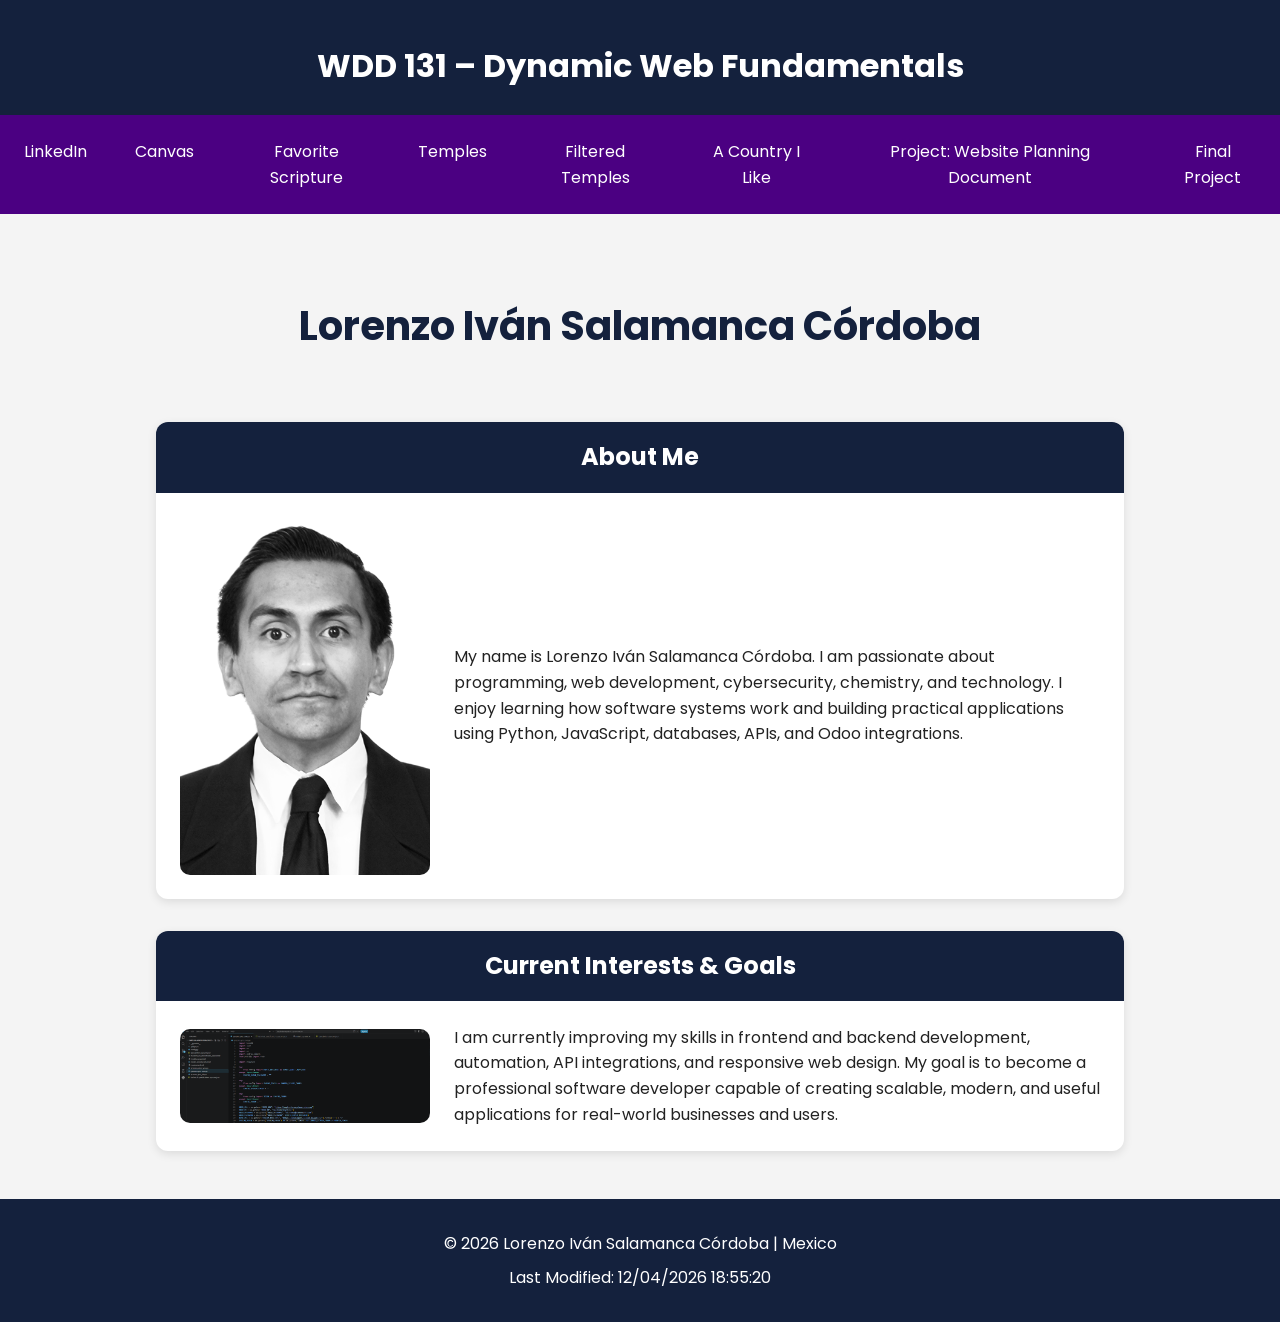
<file: index.html>
<!DOCTYPE html>
<html lang="en">
<head>
    <meta charset="UTF-8" />
    <meta name="viewport" content="width=device-width, initial-scale=1.0" />

    <title>WDD 131 – Dynamic Web Fundamentals – Lorenzo Iván Salamanca Córdoba</title>

    <meta
        name="description"
        content="WDD 131 – Dynamic Web Fundamentals. Home page for Lorenzo Iván Salamanca Córdoba featuring web development, programming, technology, and academic projects."
    />

    <meta
        name="author"
        content="Lorenzo Iván Salamanca Córdoba"
    />

    <link rel="stylesheet" href="styles/base.css" />
    
    <link rel="preconnect" href="https://fonts.googleapis.com">
    <link rel="preconnect" href="https://fonts.gstatic.com" crossorigin>
    <link rel="icon" href="https://www.svgrepo.com/show/398142/purple-circle.svg" type="image/svg+xml">

    <link href="https://fonts.googleapis.com/css2?family=Poppins:wght@300;400;600;700&display=swap" rel="stylesheet">

    <script src="scripts/getdates.js" defer></script>
    <script src="scripts/navbar.js" defer></script>
</head>

<body>

    <header>
        <span id="course-title">
            WDD 131 – Dynamic Web Fundamentals
        </span>
        <button id="menu" title="Menu"></button>
        <nav>
            <ul class="navigation">
                <li><a href="https://www.linkedin.com/in/lorenzo-iván-salamanca-córdoba-935813367" target="_blank">
                    LinkedIn
                </a></li>

                <li><a href="https://byupw.instructure.com/" target="_blank">
                    Canvas
                </a></li>

                <li><a href="https://www.churchofjesuschrist.org/study/scriptures/bofm/1-ne/3?lang=eng&id=p7#p7" target="_blank">
                    Favorite Scripture
                </a></li>

                <li><a href="temples.html">
                    Temples
                </a></li>

                <li><a href="filtered-temples.html">
                    Filtered Temples
                </a></li>

                <li><a href="place.html">
                    A Country I Like
                </a></li>

                <li><a href="project/siteplan.html">
                    Project: Website Planning Document
                </a></li>

                <li><a href="project/index.html">
                    Final Project
                </a></li>
            </ul>
        </nav>
    </header>

    <main>

        <h1>Lorenzo Iván Salamanca Córdoba</h1>

        <section class="card">

            <h2>About Me</h2>

            <div class="card-content">

                <img src="images/profile.png" alt="Profile picture of Lorenzo Salamanca">

                <p>
                    My name is Lorenzo Iván Salamanca Córdoba. I am passionate about
                    programming, web development, cybersecurity, chemistry, and technology.
                    I enjoy learning how software systems work and building practical
                    applications using Python, JavaScript, databases, APIs, and Odoo
                    integrations.
                </p>

            </div>

        </section>

        <section class="card">

            <h2>Current Interests & Goals</h2>

            <div class="card-content">

                <img src="images/coding.png" alt="Programming and web development">

                <p>
                    I am currently improving my skills in frontend and backend development,
                    automation, API integrations, and responsive web design. My goal is to
                    become a professional software developer capable of creating scalable,
                    modern, and useful applications for real-world businesses and users.
                </p>

            </div>

        </section>

    </main>

    <footer>

        <p>
            &copy;
            <span id="currentyear"></span>
            Lorenzo Iván Salamanca Córdoba | Mexico
        </p>

        <p id="lastModified"></p>

    </footer>

</body>
</html>
</file>
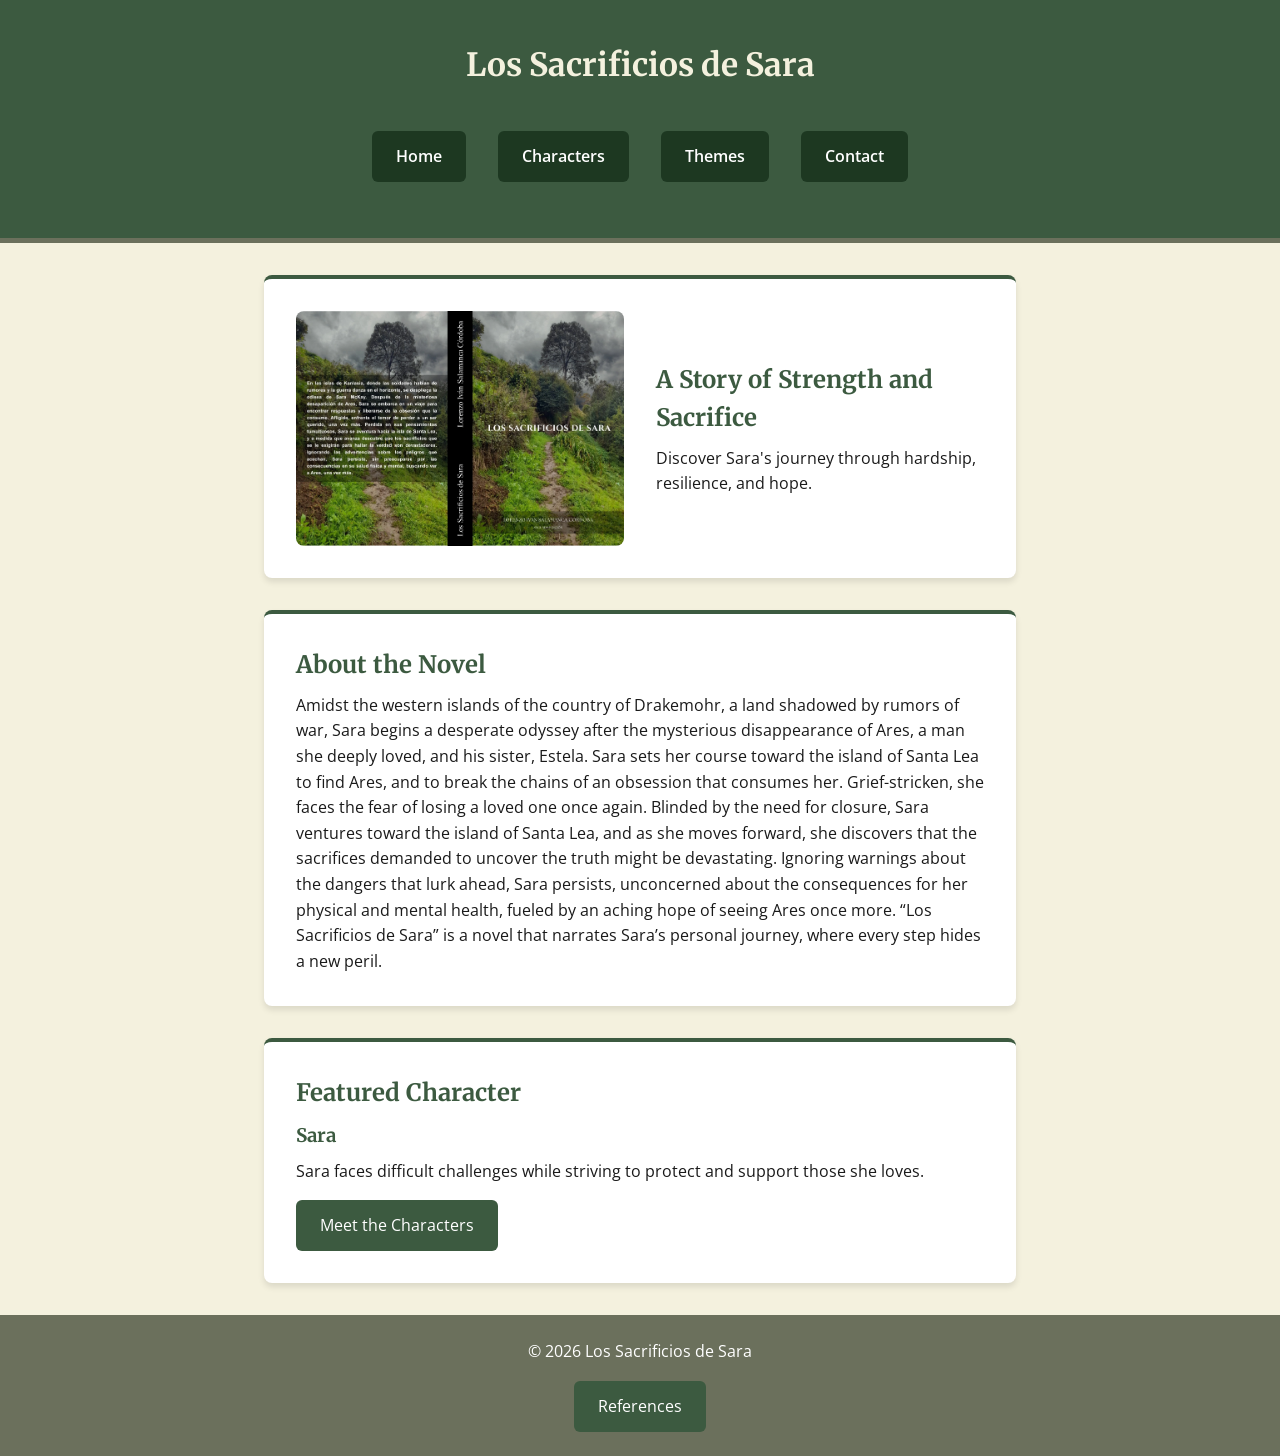
<file: project/index.html>
<!DOCTYPE html>
<html lang="en">
<head>
    <meta charset="UTF-8">
    <meta
        name="viewport"
        content="width=device-width, initial-scale=1.0">
    <meta
        name="description"
        content="Discover Los Sacrificios de Sara, a novel about sacrifice, family, resilience, and hope.">
    <title>Los Sacrificios de Sara | Home</title>
    <link rel="preconnect" href="https://fonts.googleapis.com">
    <link rel="preconnect" href="https://fonts.gstatic.com" crossorigin>

    <link
        href="https://fonts.googleapis.com/css2?family=Merriweather:wght@400;700&family=Open+Sans:wght@400;600&display=swap"
        rel="stylesheet">
    <link rel="stylesheet" href="styles/styles.css">
    <script src="scripts/main.js" defer></script>
</head>

<body>

<header>
    <h1>Los Sacrificios de Sara</h1>

    <nav>
        <ul class="navigation">
            <li><a href="index.html">Home</a></li>
            <li><a href="characters.html">Characters</a></li>
            <li><a href="themes.html">Themes</a></li>
            <li><a href="contact.html">Contact</a></li>
        </ul>
    </nav>
</header>

<main>

<section class="hero">
    <img
        src="images/LSdS_softcover.webp"
        alt="Cover of Los Sacrificios de Sara">

    <div class="hero-content">

        <h2>A Story of Strength and Sacrifice</h2>

        <p>
            Discover Sara's journey through hardship,
            resilience, and hope.
        </p>
    </div>
</section>

<section>
    <h2>About the Novel</h2>

    <p>
        Amidst the western islands of the country of Drakemohr, a land shadowed by rumors of war, Sara begins a desperate odyssey after the mysterious disappearance of Ares, a man she deeply loved, and his sister, Estela. Sara sets her course toward the island of Santa Lea to find Ares, and to break the chains of an obsession that consumes her. Grief-stricken, she faces the fear of losing a loved one once again. Blinded by the need for closure, Sara ventures toward the island of Santa Lea, and as she moves forward, she discovers that the sacrifices demanded to uncover the truth might be devastating. Ignoring warnings about the dangers that lurk ahead, Sara persists, unconcerned about the consequences for her physical and mental health, fueled by an aching hope of seeing Ares once more. “Los Sacrificios de Sara” is a novel that narrates Sara’s personal journey, where every step hides a new peril.
    </p>
</section>

<section>
    <h2>Featured Character</h2>

    <article>
        <h3>Sara</h3>

        <p>
            Sara faces difficult challenges while striving to
            protect and support those she loves.
        </p>

        <a class="btn" href="characters.html">Meet the Characters</a>
    </article>
</section>

</main>

<footer>
    <p>
        &copy;
        <span id="currentYear"></span>
        Los Sacrificios de Sara
    </p>

    <a href="references.html">References</a>
</footer>

</body>
</html>
</file>
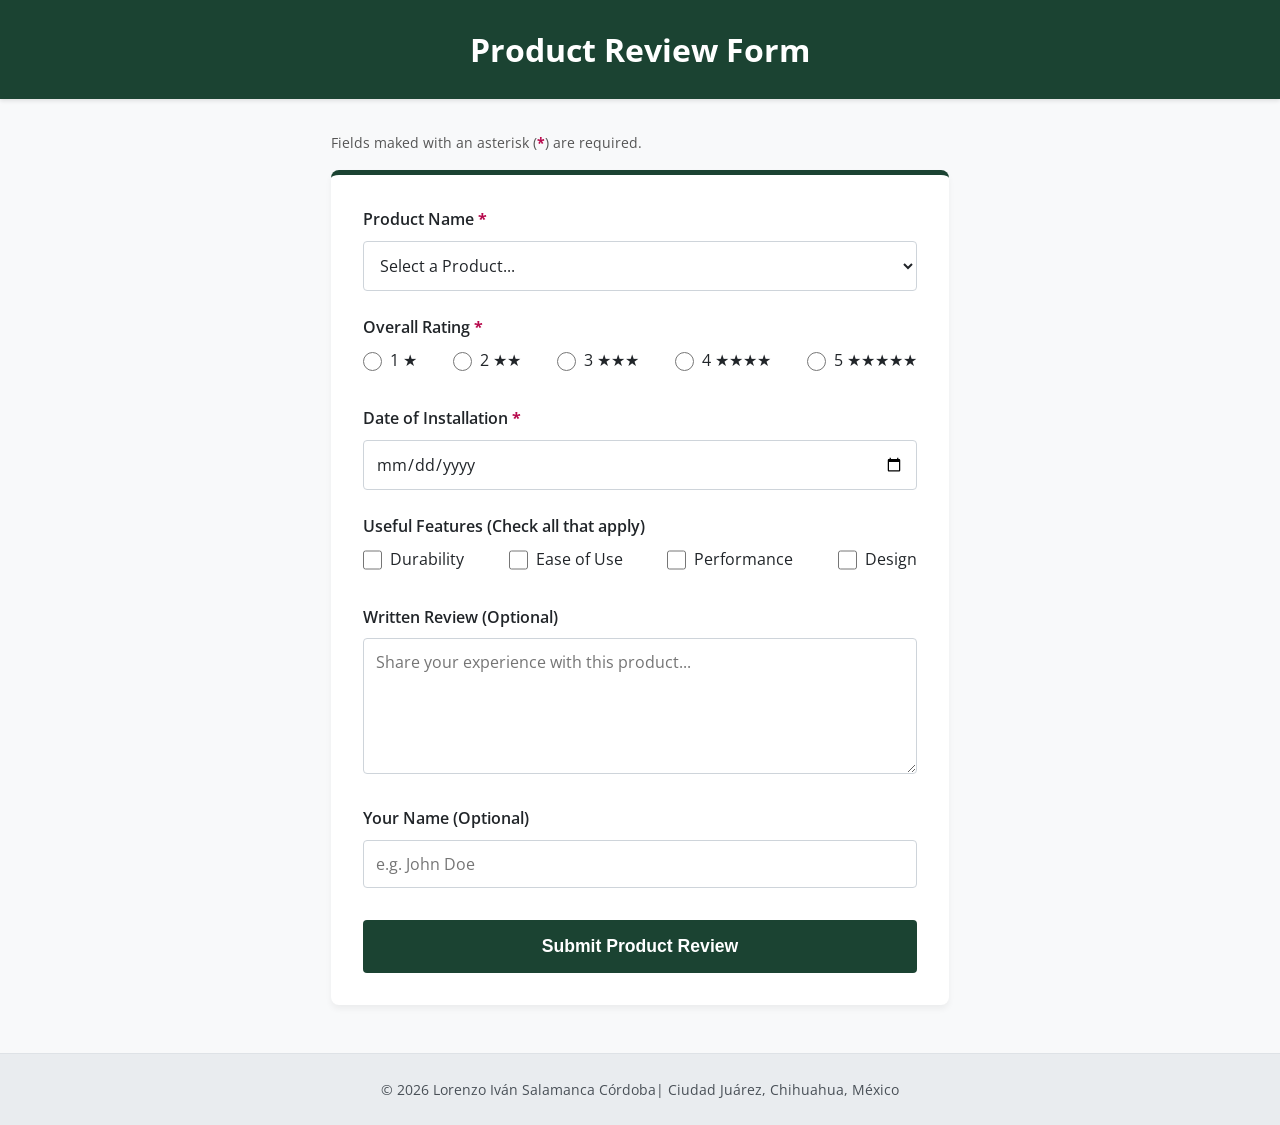
<file: form.html>
<!DOCTYPE html>
<html lang="en">
<head>
    <meta charset="UTF-8">
    <meta name="viewport" content="width=device-width, initial-scale=1.0">
    <title>Product Review Form</title>
    <meta name="description" content="Product review form assignment for WDD 131, allowing users to rate and review specific products.">
    <meta name="author" content="Lorenzo Iván Salamanca Córdoba">
    <link rel="preconnect" href="https://fonts.googleapis.com">
    <link rel="preconnect" href="https://fonts.gstatic.com" crossorigin>
    <link href="https://fonts.googleapis.com/css2?family=Open+Sans:wght@400;500;600;700&display=swap" rel="stylesheet">
    <link rel="stylesheet" href="styles/form.css">
    <script src="scripts/form.js" defer></script>
</head>
<body>
    <header>
        <h1>Product Review Form</h1>
    </header>

    <main>
        <p class="form-instructions">Fields maked with an asterisk (<span class="required-indicator">*</span>) are required.</p>

        <form method="get" action="review.html">
            <div class="form-group">
                <label for="product-id">Product Name <span class="required-indicator">*</span></label>
                <select id="product-id" name="product-id" required>
                    <option value="" disabled selected>Select a Product...</option>
                </select>
            </div>
            <fieldset class="form-group">
                <legend>Overall Rating <span class="required-indicator">*</span></legend>
                <div class="rating-container">
                    <label class="rating-label">
                        <input type="radio" name="rating" value="1" required>
                        <span class="star-text">1 ★</span>
                    </label>
                    <label class="rating-label">
                        <input type="radio" name="rating" value="2">
                        <span class="star-text">2 ★★</span>
                    </label>
                    <label class="rating-label">
                        <input type="radio" name="rating" value="3">
                        <span class="star-text">3 ★★★</span>
                    </label>
                    <label class="rating-label">
                        <input type="radio" name="rating" value="4">
                        <span class="star-text">4 ★★★★</span>
                    </label>
                    <label class="rating-label">
                        <input type="radio" name="rating" value="5">
                        <span class="star-text">5 ★★★★★</span>
                    </label>
                </div>
            </fieldset>

            <div class="form-group">
                <label for="installation-date">Date of Installation <span class="required-indicator">*</span></label>
                <input type="date" id="installation-date" name="installationDate" required>
            </div>

            <fieldset class="form-group">
                <legend>Useful Features (Check all that apply)</legend>
                <div class="checkbox-container">
                    <label class="checkbox-label">
                        <input type="checkbox" name="features" value="durability">
                        Durability
                    </label>
                    <label class="checkbox-label">
                        <input type="checkbox" name="features" value="ease-of-use">
                        Ease of Use
                    </label>
                    <label class="checkbox-label">
                        <input type="checkbox" name="features" value="performance">
                        Performance
                    </label>
                    <label class="checkbox-label">
                        <input type="checkbox" name="features" value="design">
                        Design
                    </label>
                </div>
            </fieldset>

            <div class="form-group">
                <label for="written-review">Written Review (Optional)</label>
                <textarea id="written-review" name="writtenReview" rows="5" placeholder="Share your experience with this product..."></textarea>
            </div>

            <div class="form-group">
                <label for="user-name">Your Name (Optional)</label>
                <input type="text" id="user-name" name="userName" placeholder="e.g. John Doe">
            </div>

            <input type="submit" value="Submit Product Review" class="submit-btn">
        </form>
    </main>

    <footer>
        <p>&copy;
            <span id="currentyear"></span>
            Lorenzo Iván Salamanca Córdoba| Ciudad Juárez, Chihuahua, México</p>
    </footer>
</body>
</html>
</file>
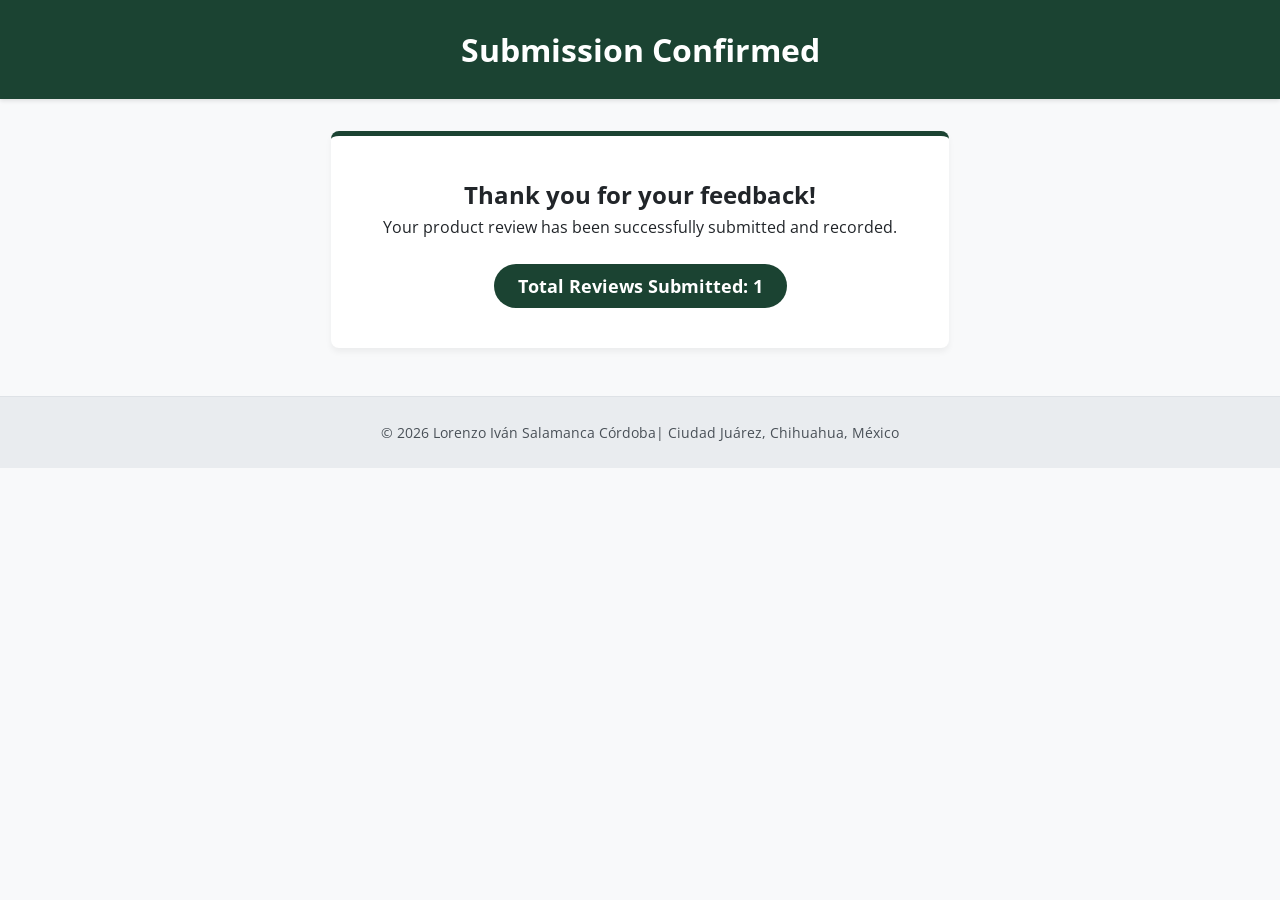
<file: review.html>
<!DOCTYPE html>
<html lang="en">
<head>
    <meta charset="UTF-8">
    <meta name="viewport" content="width=device-width, initial-scale=1.0">
    <title>Review Confirmation</title>
    <link rel="preconnect" href="https://fonts.googleapis.com">
    <link rel="preconnect" href="https://fonts.gstatic.com" crossorigin>
    <link href="https://fonts.googleapis.com/css2?family=Open+Sans:wght@400;600;700&display=swap" rel="stylesheet">
    <link rel="stylesheet" href="styles/form.css">
    <style>
        .confirmation-card {
            background-color: white;
            padding: 2.5rem;
            border-radius: 8px;
            text-align: center;
            box-shadow: 0 4px 6px rgba(0,0,0,0.05);
            border-top: 5px solid var(--primary-color);
        }
        .counter-badge {
            display: inline-block;
            margin-top: 1.5rem;
            padding: 0.5rem 1.5rem;
            background-color: var(--primary-color);
            color: white;
            border-radius: 50px;
            font-weight: bold;
            font-size: 1.1rem;
        }
    </style>
</head>
<body>
    <header>
        <h1>Submission Confirmed</h1>
    </header>

    <main>
        <div class="confirmation-card">
            <h2>Thank you for your feedback!</h2>
            <p>Your product review has been successfully submitted and recorded.</p>
            
            <div id="review-counter-display" class="counter-badge">
                Total Reviews Submitted: <span id="counter-value">0</span>
            </div>
        </div>
    </main>
    <footer>
    <p>&copy;
        <span id="currentyear"></span>
        Lorenzo Iván Salamanca Córdoba| Ciudad Juárez, Chihuahua, México</p>
    </footer>
    <script>
        const year = new Date().getFullYear();
        
        document.getElementById("currentyear").textContent = year;
        document.addEventListener("DOMContentLoaded", () => {
            let reviewCount = parseInt(localStorage.getItem("reviewCount")) || 0;
            reviewCount++;
            localStorage.setItem("reviewCount", reviewCount);
            document.getElementById("counter-value").textContent = reviewCount;
        });
    </script>
</body>
</html>
</file>
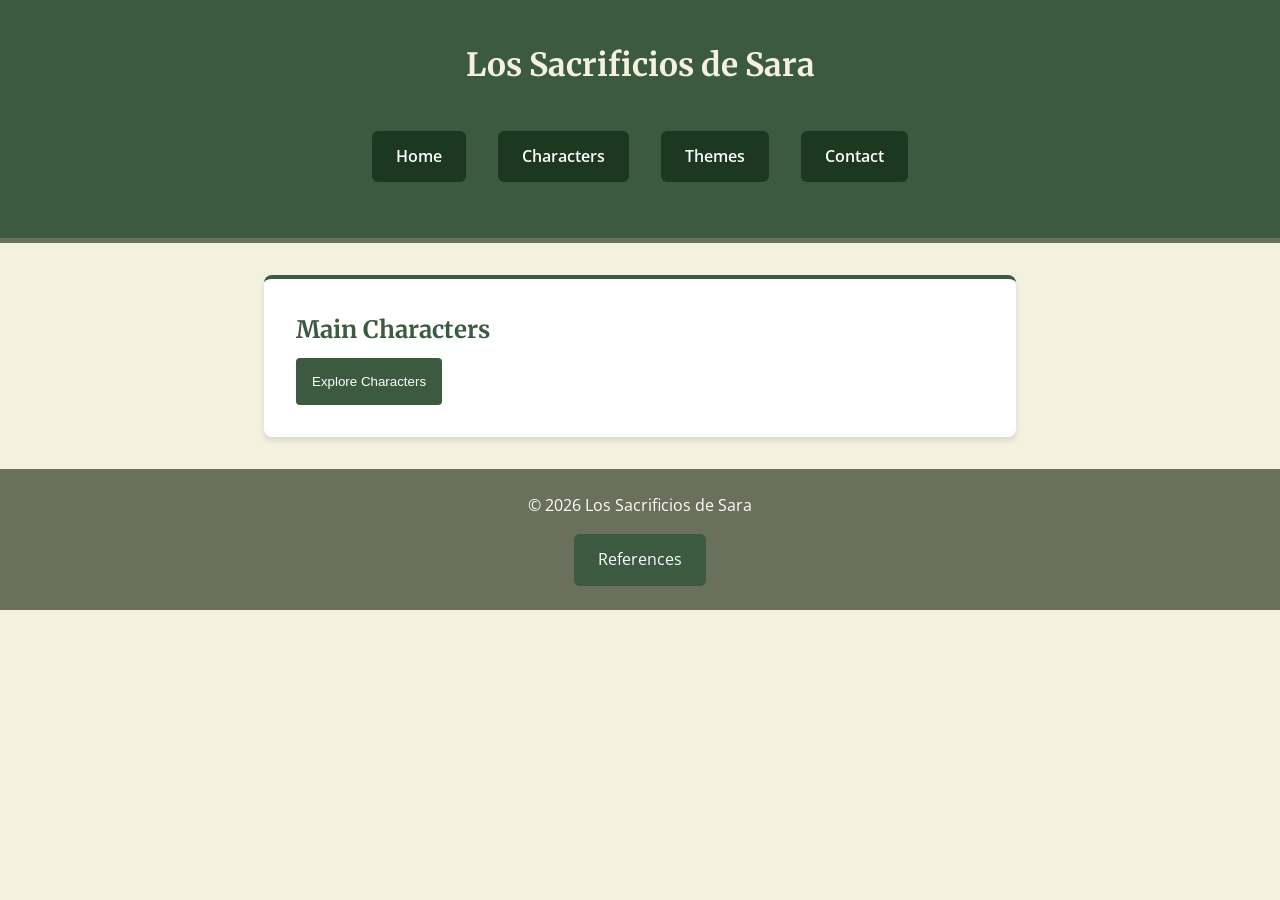
<file: project/characters.html>
<!DOCTYPE html>
<html lang="en">
<head>
    <meta charset="UTF-8">
    <meta
        name="viewport"
        content="width=device-width, initial-scale=1.0">
    <meta
        name="description"
        content="Meet the main characters of Los Sacrificios de Sara.">

    <title>Characters</title>
    <link rel="preconnect" href="https://fonts.googleapis.com">
    <link rel="preconnect" href="https://fonts.gstatic.com" crossorigin>

    <link
        href="https://fonts.googleapis.com/css2?family=Merriweather:wght@400;700&family=Open+Sans:wght@400;600&display=swap"
        rel="stylesheet">
    <link rel="stylesheet" href="styles/styles.css">
    <script src="scripts/main.js" defer></script>
</head>

<body>

<header>
    <h1>Los Sacrificios de Sara</h1>

    <nav>
        <ul class="navigation">
            <li><a href="index.html">Home</a></li>
            <li><a href="characters.html">Characters</a></li>
            <li><a href="themes.html">Themes</a></li>
            <li><a href="contact.html">Contact</a></li>
        </ul>
    </nav>
</header>

<main>

<section>
    <h2>Main Characters</h2>

    <button id="showCharacters">
        Explore Characters
    </button>

    <div id="charactersContainer" class="card-grid"></div>
    
</section>

</main>

<footer>
    <p>
        &copy;
        <span id="currentYear"></span>
        Los Sacrificios de Sara
    </p>
    <a href="references.html">References</a>
</footer>

</body>
</html>
</file>
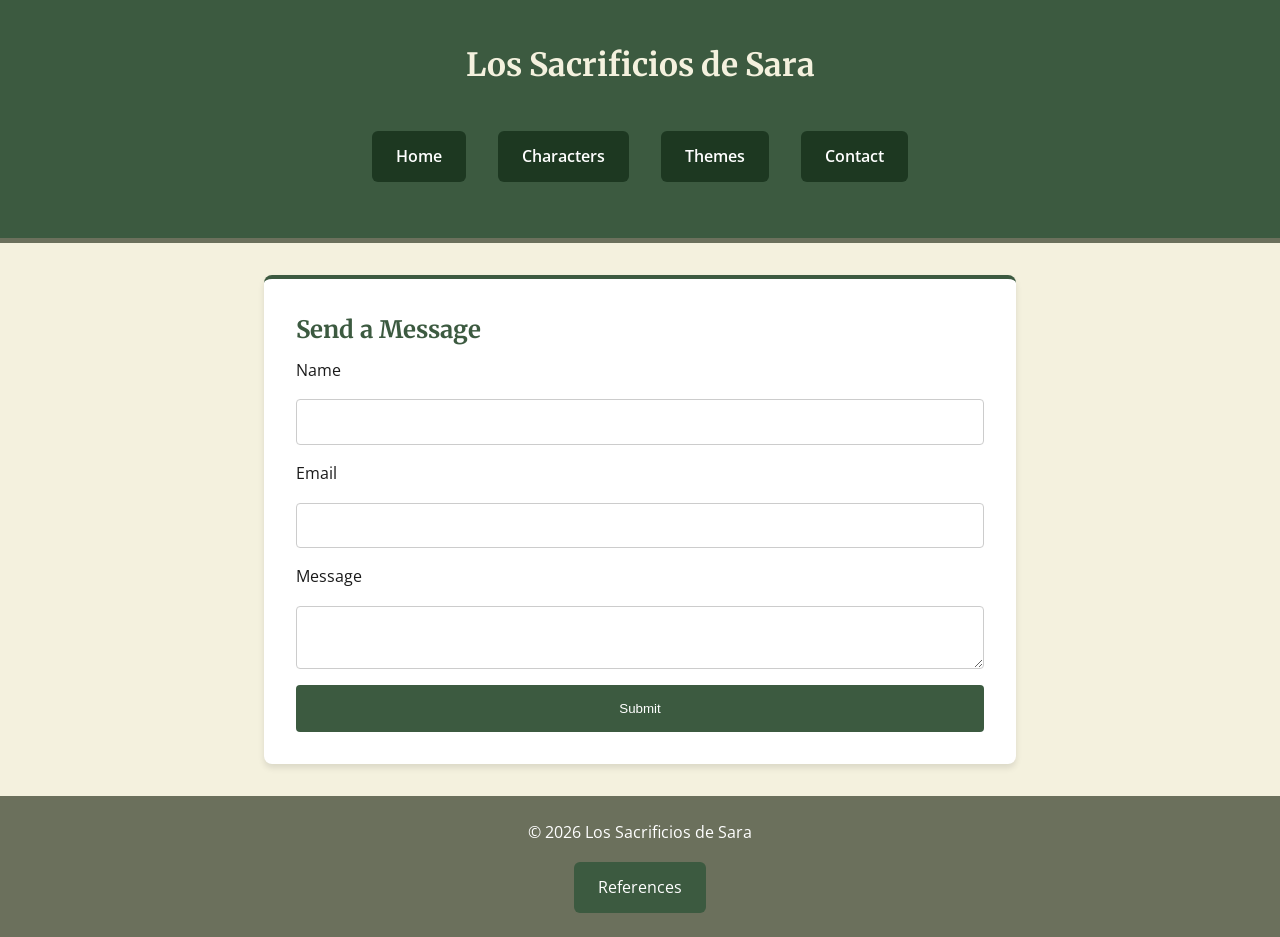
<file: project/contact.html>
<!DOCTYPE html>
<html lang="en">
<head>
    <meta charset="UTF-8">

    <meta
        name="viewport"
        content="width=device-width, initial-scale=1.0">

    <meta
        name="description"
        content="Contact us about Los Sacrificios de Sara.">

    <title>Contact</title>
    <link rel="preconnect" href="https://fonts.googleapis.com">
    <link rel="preconnect" href="https://fonts.gstatic.com" crossorigin>

    <link
        href="https://fonts.googleapis.com/css2?family=Merriweather:wght@400;700&family=Open+Sans:wght@400;600&display=swap"
        rel="stylesheet">
    <link rel="stylesheet" href="styles/styles.css">
    <script src="scripts/main.js" defer></script>
</head>

<body>

<header>
    <h1>Los Sacrificios de Sara</h1>

    <nav>
        <ul class="navigation">
            <li><a href="index.html">Home</a></li>
            <li><a href="characters.html">Characters</a></li>
            <li><a href="themes.html">Themes</a></li>
            <li><a href="contact.html">Contact</a></li>
        </ul>
    </nav>
</header>

<main>

<section>

    <h2>Send a Message</h2>

    <form id="contactForm">

        <label for="name">
            Name
        </label>

        <input
            type="text"
            id="name"
            name="name"
            required>

        <label for="email">
            Email
        </label>

        <input
            type="email"
            id="email"
            name="email"
            required>

        <label for="message">
            Message
        </label>

        <textarea
            id="message"
            name="message"
            required></textarea>

        <button type="submit">
            Submit
        </button>

    </form>

    <p id="confirmation"></p>

</section>

</main>

<footer>
    <p>
        &copy;
        <span id="currentYear"></span>
        Los Sacrificios de Sara
    </p>
    <a href="references.html">References</a>
</footer>

</body>
</html>
</file>
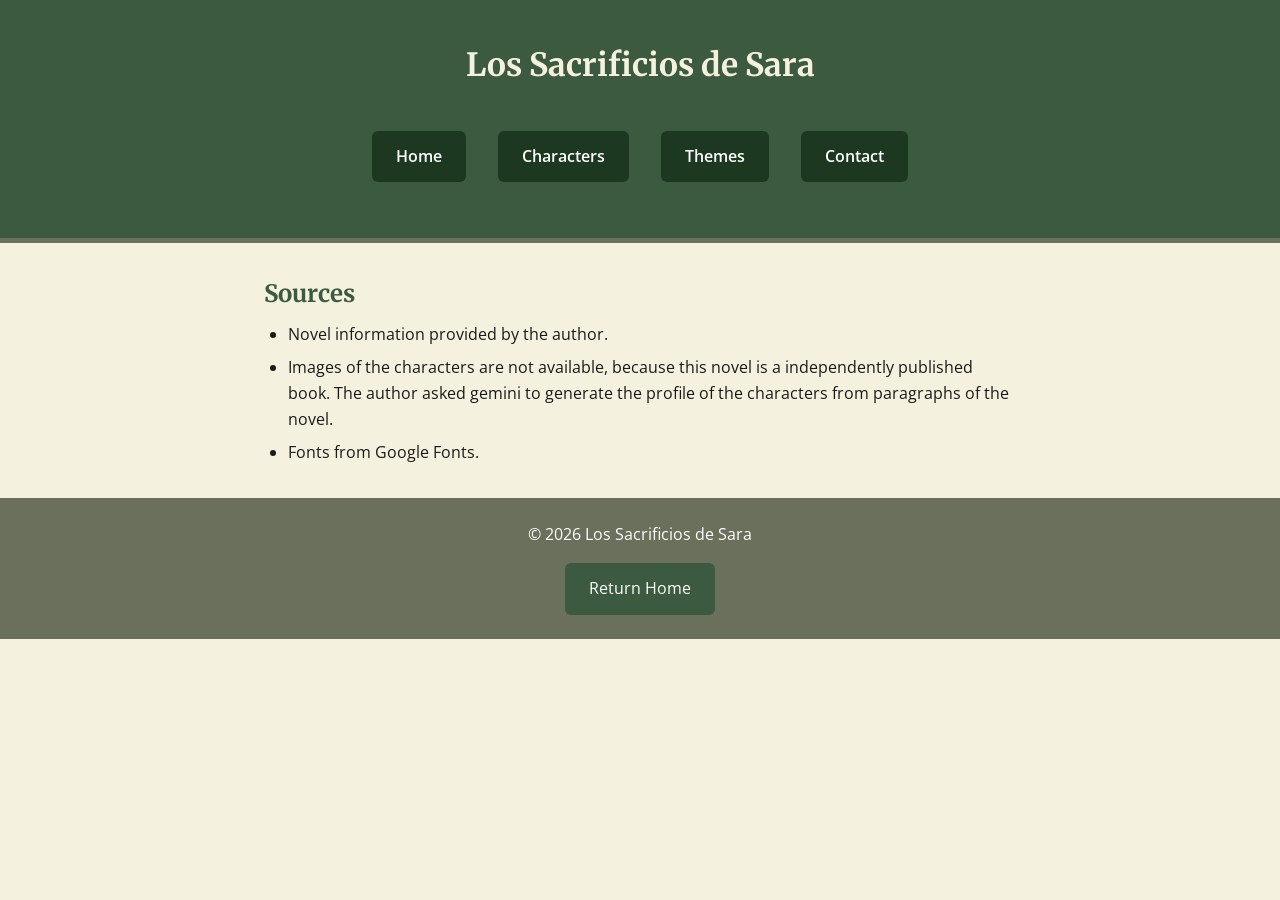
<file: project/references.html>
<!DOCTYPE html>
<html lang="en">
<head>
    <meta charset="UTF-8">

    <meta
        name="viewport"
        content="width=device-width, initial-scale=1.0">

    <title>References</title>
    <link rel="preconnect" href="https://fonts.googleapis.com">
    <link rel="preconnect" href="https://fonts.gstatic.com" crossorigin>

    <link
        href="https://fonts.googleapis.com/css2?family=Merriweather:wght@400;700&family=Open+Sans:wght@400;600&display=swap"
        rel="stylesheet">
    <link rel="stylesheet" href="styles/styles.css">
    <script src="scripts/main.js" defer></script>
</head>

<body>

<header>
    <h1>Los Sacrificios de Sara</h1>

    <nav>
        <ul class="navigation">
            <li><a href="index.html">Home</a></li>
            <li><a href="characters.html">Characters</a></li>
            <li><a href="themes.html">Themes</a></li>
            <li><a href="contact.html">Contact</a></li>
        </ul>
    </nav>
</header>

<main>

<h2>Sources</h2>

<ul>
    <li>Novel information provided by the author.</li>
    <li>Images of the characters are not available, because this novel is a independently published book. The author asked gemini to generate the profile of the characters from paragraphs of the novel.</li>
    <li>Fonts from Google Fonts.</li>
</ul>

</main>

<footer>
    <p>
        &copy;
        <span id="currentYear"></span>
        Los Sacrificios de Sara
    </p>
    <a id="return_home_btn" href="index.html">Return Home</a>
</footer>

</body>
</html>
</file>
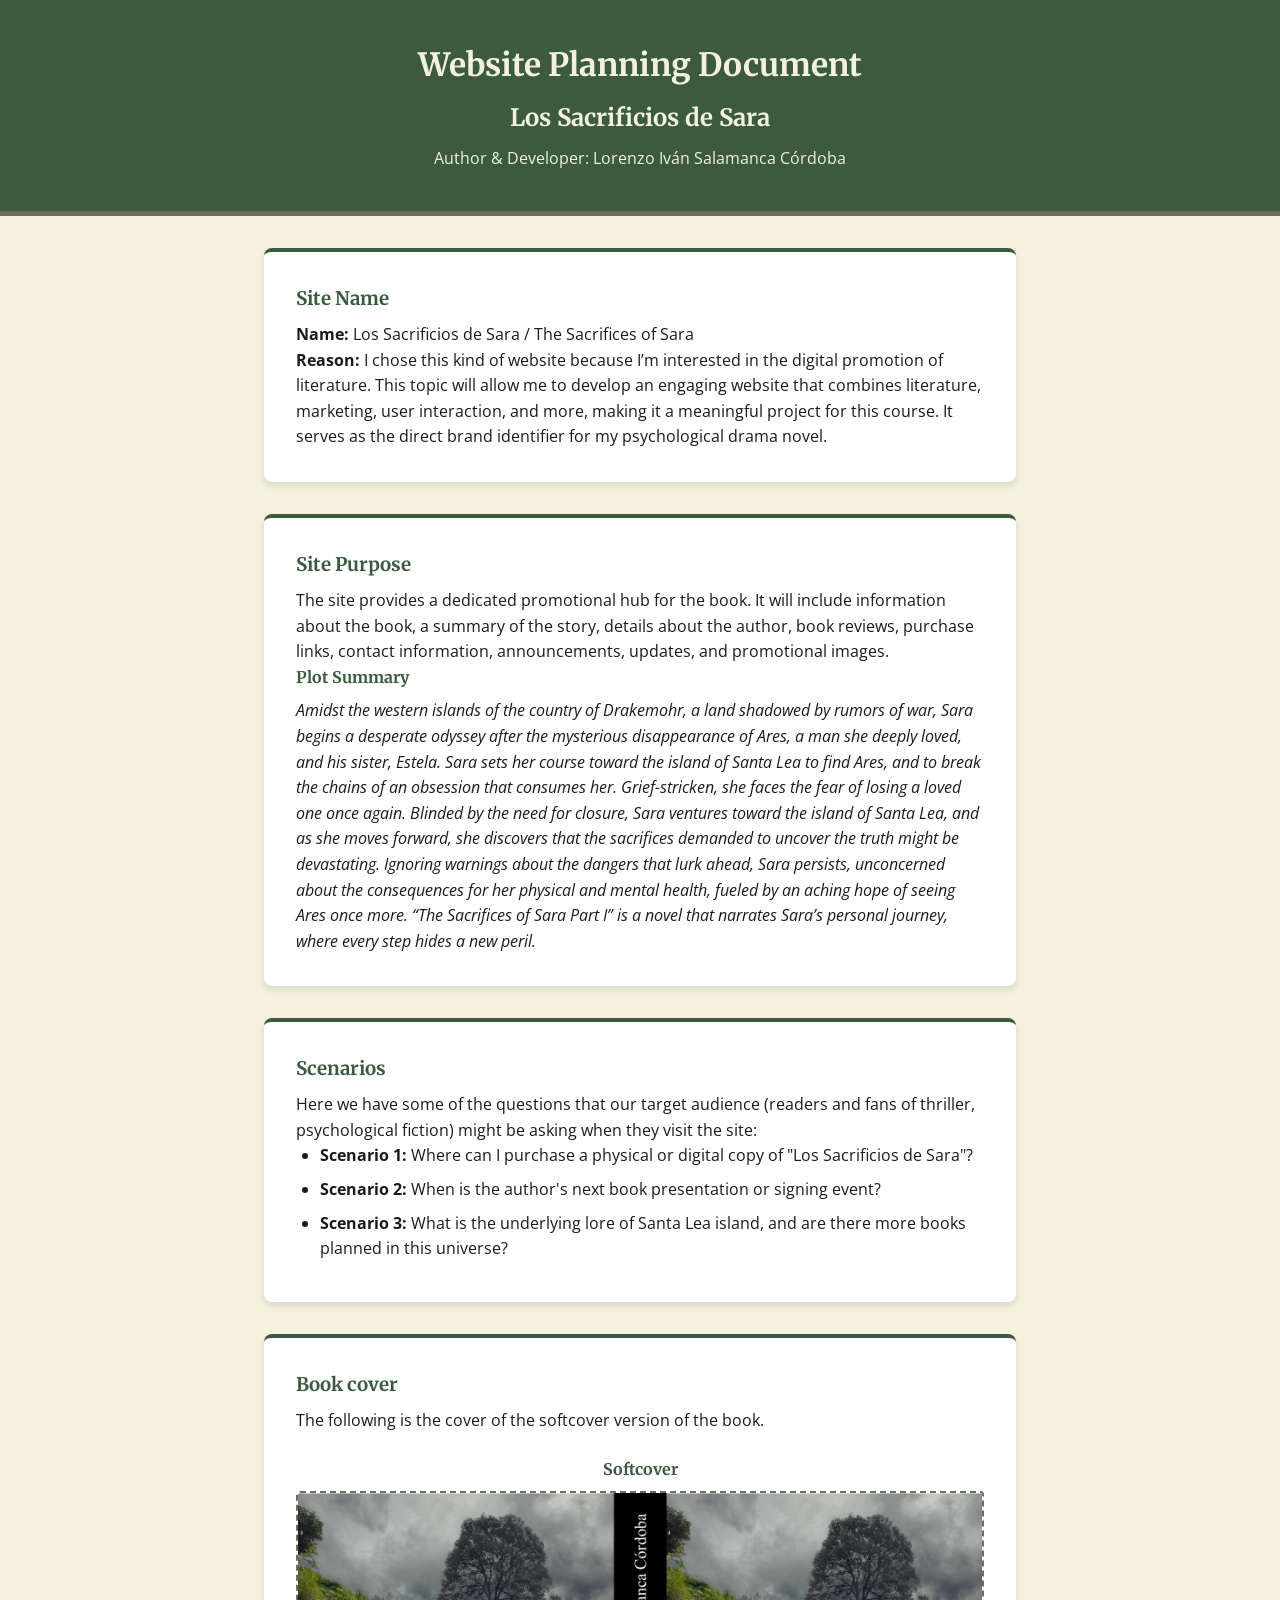
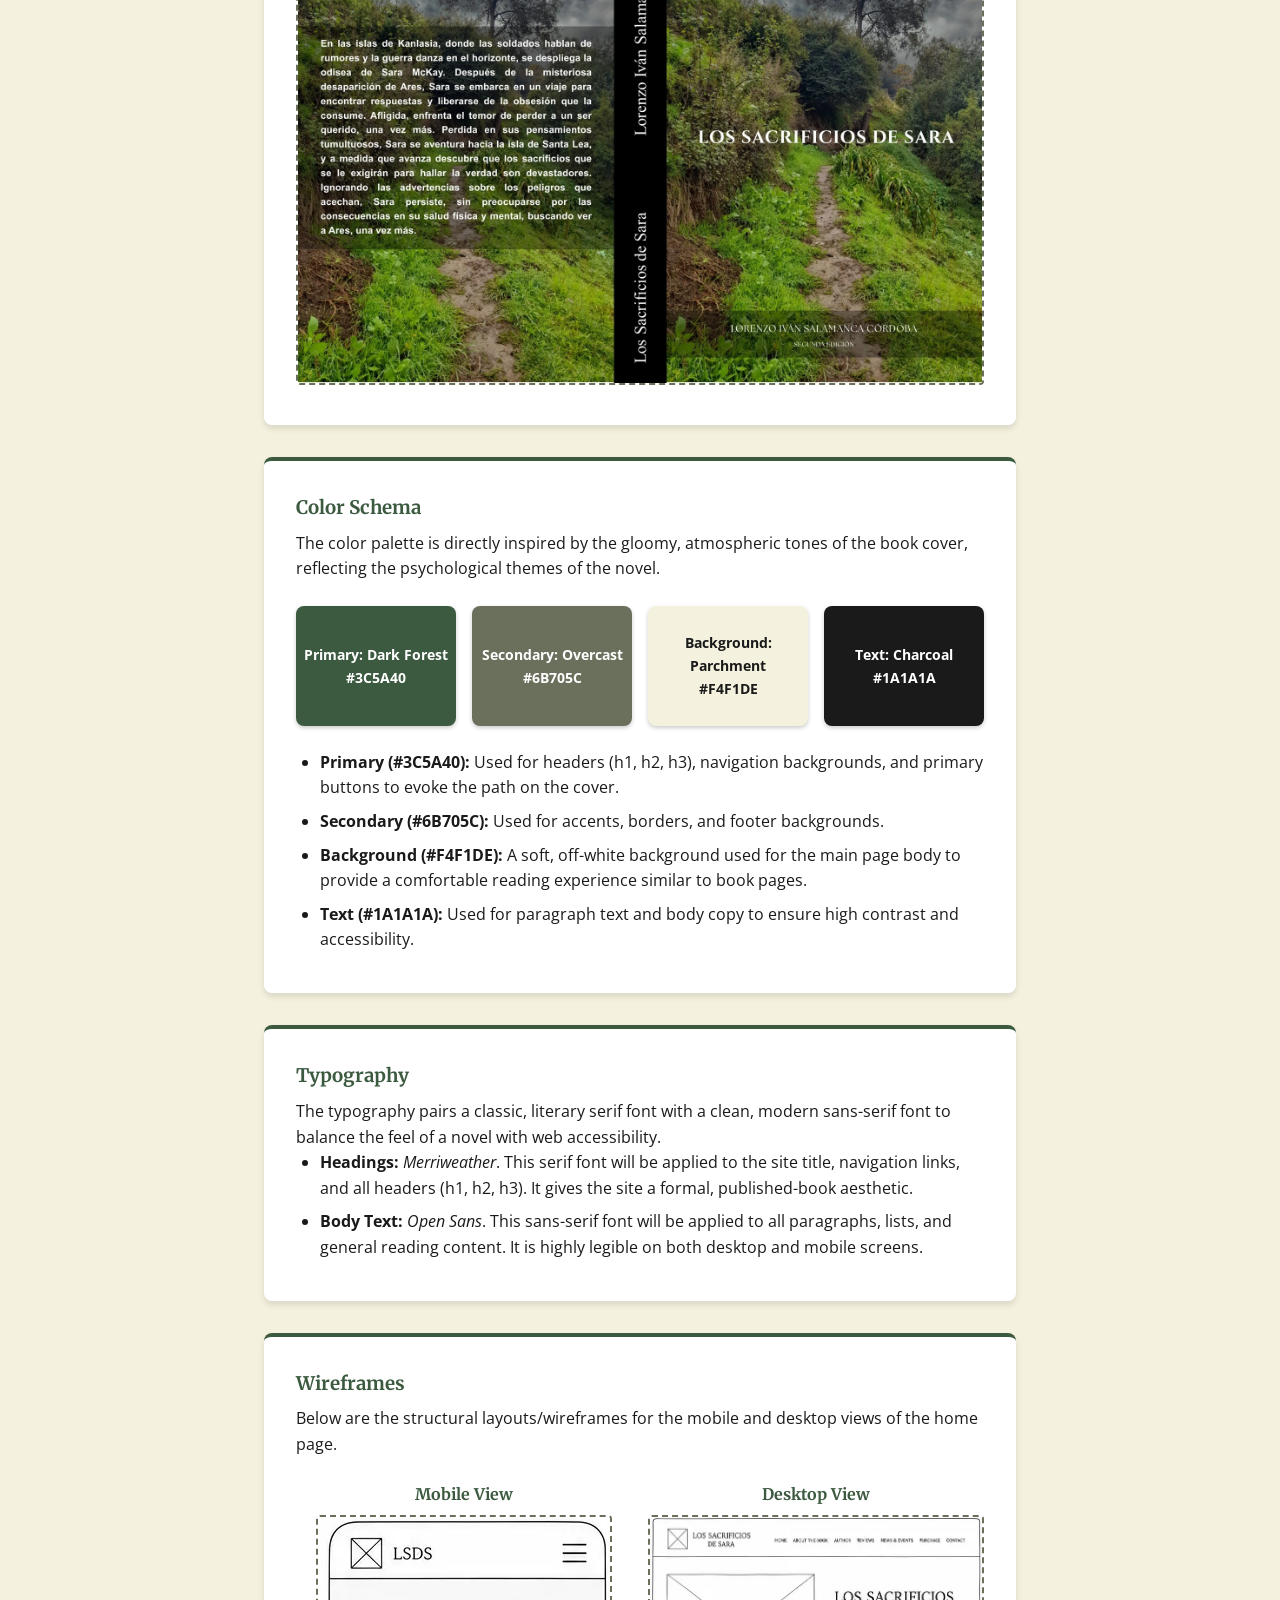
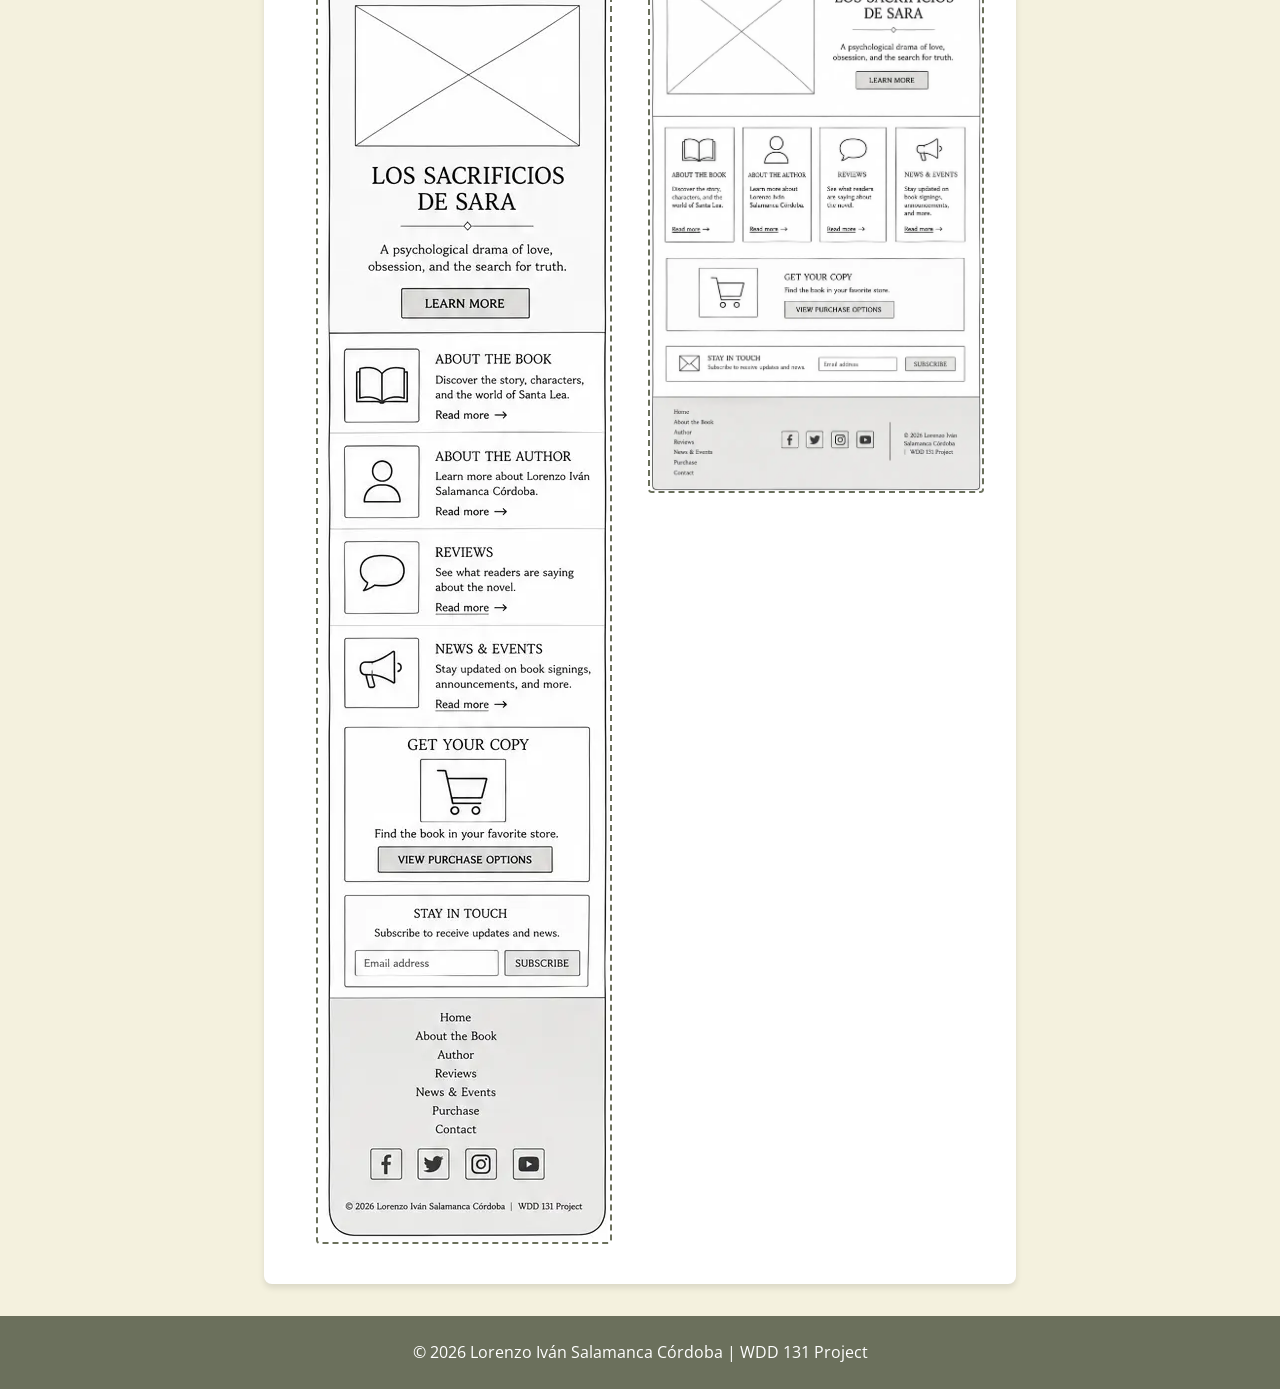
<file: project/siteplan.html>
<!DOCTYPE html>
<html lang="en">
    <head>
    <meta charset="UTF-8">
    <meta name="viewport" content="width=device-width, initial-scale=1.0">
    <title>Site Plan - Los Sacrificios de Sara</title>
    <meta name="description" content="Website planning document for the promotional site of the novel Los Sacrificios de Sara by Lorenzo Iván Salamanca Córdoba.">
    <meta name="author" content="Lorenzo Iván Salamanca Córdoba">
    <link rel="preconnect" href="https://fonts.googleapis.com">
    <link rel="preconnect" href="https://fonts.gstatic.com" crossorigin>
    <link href="https://fonts.googleapis.com/css2?family=Merriweather:ital,wght@0,300;0,700;1,400&family=Open+Sans:wght@400;600&display=swap" rel="stylesheet">
    <link rel="stylesheet" href="styles/siteplan.css">
</head>
<body>
    <header>
        <h1>Website Planning Document</h1>
        <h2>Los Sacrificios de Sara</h2>
        <p>Author & Developer: Lorenzo Iván Salamanca Córdoba</p>
    </header>
    <main>
        <section id="site-name">
            <h3>Site Name</h3>
            <p><strong>Name:</strong> Los Sacrificios de Sara / The Sacrifices of Sara</p>
            <p><strong>Reason:</strong> I chose this kind of website because I’m interested in the digital promotion of literature. This topic will allow me to develop an engaging website that combines literature, marketing, user interaction, and more, making it a meaningful project for this course. It serves as the direct brand identifier for my psychological drama novel.</p>
        </section>

        <section id="site-purpose">
            <h3>Site Purpose</h3>
            <p>The site provides a dedicated promotional hub for the book. It will include information about the book, a summary of the story, details about the author, book reviews, purchase links, contact information, announcements, updates, and promotional images.</p>
            
            <h4>Plot Summary</h4>
            <p><em>Amidst the western islands of the country of Drakemohr, a land shadowed by rumors of war, Sara begins a desperate odyssey after the mysterious disappearance of Ares, a man she deeply loved, and his sister, Estela. Sara sets her course toward the island of Santa Lea to find Ares, and to break the chains of an obsession that consumes her. Grief-stricken, she faces the fear of losing a loved one once again. Blinded by the need for closure, Sara ventures toward the island of Santa Lea, and as she moves forward, she discovers that the sacrifices demanded to uncover the truth might be devastating. Ignoring warnings about the dangers that lurk ahead, Sara persists, unconcerned about the consequences for her physical and mental health, fueled by an aching hope of seeing Ares once more. “The Sacrifices of Sara Part I” is a novel that narrates Sara’s personal journey, where every step hides a new peril.</em></p>
        </section>

        <section id="scenarios">
            <h3>Scenarios</h3>
            <p>Here we have some of the questions that our target audience (readers and fans of thriller, psychological fiction) might be asking when they visit the site:</p>
            <ul>
                <li><strong>Scenario 1:</strong> Where can I purchase a physical or digital copy of "Los Sacrificios de Sara"?</li>
                <li><strong>Scenario 2:</strong> When is the author's next book presentation or signing event?</li>
                <li><strong>Scenario 3:</strong> What is the underlying lore of Santa Lea island, and are there more books planned in this universe?</li>
            </ul>
        </section>

        <section id="cover">
            <h3>Book cover</h3>
            <p>The following is the cover of the softcover version of the book.</p>
            
            <div class="wireframe-container">
                <div class="wireframe">
                    <h4>Softcover</h4>
                    <img src="images/LSdS_softcover.webp" alt="Softcover image for Los Sacrificios de Sara">
                </div>
            </div>
        </section>

        <section id="color-schema">
            <h3>Color Schema</h3>
            <p>The color palette is directly inspired by the gloomy, atmospheric tones of the book cover, reflecting the psychological themes of the novel.</p>
            <div class="color-palette">
                <div class="color-swatch" style="background-color: #3C5A40; color: white;">
                    <p>Primary: Dark Forest</p>
                    <p>#3C5A40</p>
                </div>
                <div class="color-swatch" style="background-color: #6B705C; color: white;">
                    <p>Secondary: Overcast</p>
                    <p>#6B705C</p>
                </div>
                <div class="color-swatch" style="background-color: #F4F1DE; color: #1A1A1A;">
                    <p>Background: Parchment</p>
                    <p>#F4F1DE</p>
                </div>
                <div class="color-swatch" style="background-color: #1A1A1A; color: white;">
                    <p>Text: Charcoal</p>
                    <p>#1A1A1A</p>
                </div>
            </div>
            <ul>
                <li><strong>Primary (#3C5A40):</strong> Used for headers (h1, h2, h3), navigation backgrounds, and primary buttons to evoke the path on the cover.</li>
                <li><strong>Secondary (#6B705C):</strong> Used for accents, borders, and footer backgrounds.</li>
                <li><strong>Background (#F4F1DE):</strong> A soft, off-white background used for the main page body to provide a comfortable reading experience similar to book pages.</li>
                <li><strong>Text (#1A1A1A):</strong> Used for paragraph text and body copy to ensure high contrast and accessibility.</li>
            </ul>
        </section>

        <section id="typography">
            <h3>Typography</h3>
            <p>The typography pairs a classic, literary serif font with a clean, modern sans-serif font to balance the feel of a novel with web accessibility.</p>
            <ul>
                <li><strong>Headings:</strong> <em>Merriweather</em>. This serif font will be applied to the site title, navigation links, and all headers (h1, h2, h3). It gives the site a formal, published-book aesthetic.</li>
                <li><strong>Body Text:</strong> <em>Open Sans</em>. This sans-serif font will be applied to all paragraphs, lists, and general reading content. It is highly legible on both desktop and mobile screens.</li>
            </ul>
        </section>

        <section id="wireframes">
            <h3>Wireframes</h3>
            <p>Below are the structural layouts/wireframes for the mobile and desktop views of the home page.</p>
            
            <div class="wireframe-container">
                <div class="wireframe">
                    <h4>Mobile View</h4>
                    <img src="images/LSDS_mobilewireframe.webp" alt="Mobile wireframe sketch for the website layout">
                </div>
                <div class="wireframe">
                    <h4>Desktop View</h4>
                    <img src="images/LSDS_desktopwireframe.webp" alt="Desktop wireframe sketch for the website layout">
                </div>
            </div>
        </section>
    </main>
    <footer>
        <p>&copy; 2026 Lorenzo Iván Salamanca Córdoba | WDD 131 Project</p>
    </footer>
</body>
</html>
</file>
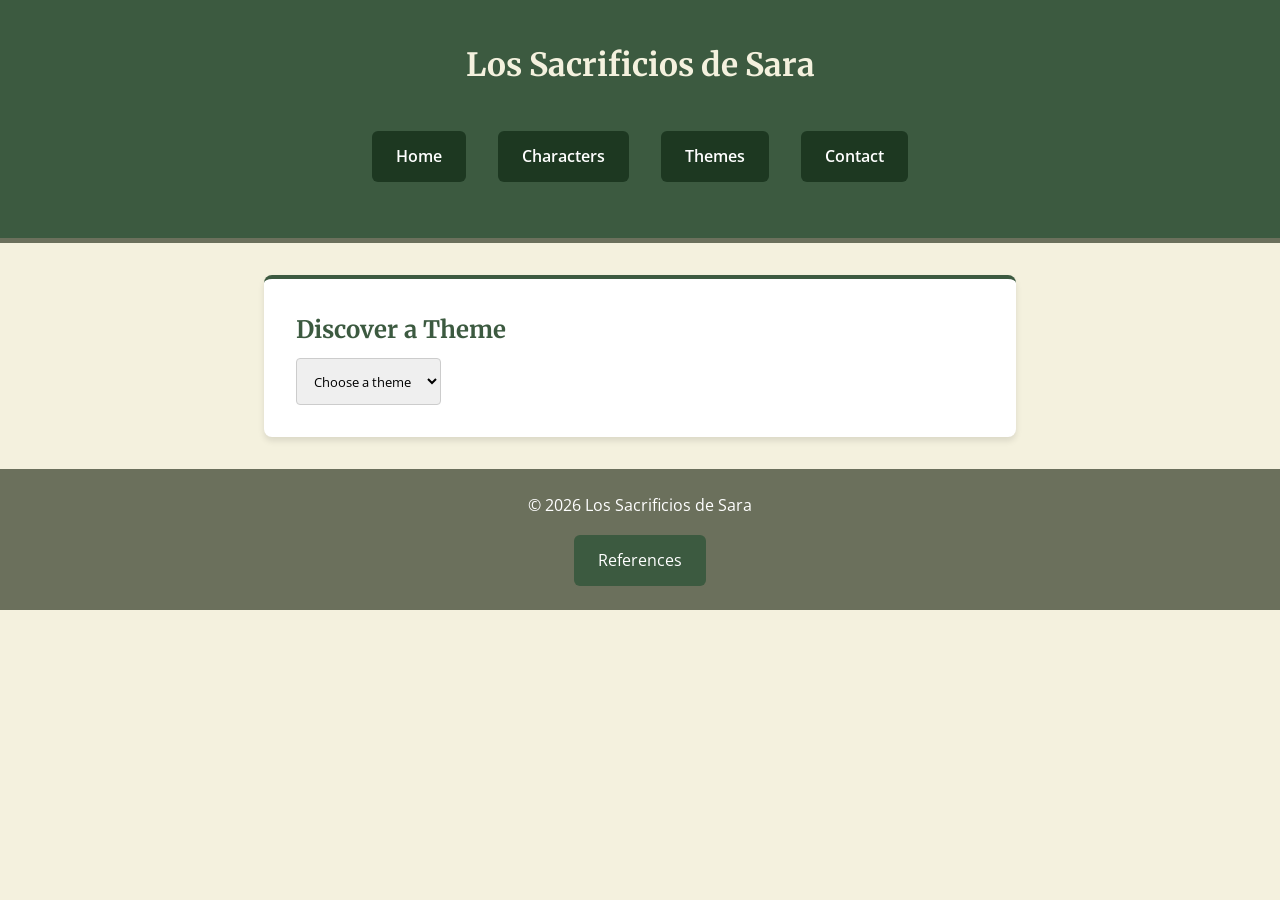
<file: project/themes.html>
<!DOCTYPE html>
<html lang="en">
<head>
    <meta charset="UTF-8">
    <meta
        name="viewport"
        content="width=device-width, initial-scale=1.0">

    <meta
        name="description"
        content="Explore the central themes found in Los Sacrificios de Sara.">

    <title>Themes</title>
    <link rel="preconnect" href="https://fonts.googleapis.com">
    <link rel="preconnect" href="https://fonts.gstatic.com" crossorigin>

    <link
        href="https://fonts.googleapis.com/css2?family=Merriweather:wght@400;700&family=Open+Sans:wght@400;600&display=swap"
        rel="stylesheet">
    <link rel="stylesheet" href="styles/styles.css">
    <script src="scripts/main.js" defer></script>
</head>

<body>

<header>
    <h1>Los Sacrificios de Sara</h1>

    <nav>
        <ul class="navigation">
            <li><a href="index.html">Home</a></li>
            <li><a href="characters.html">Characters</a></li>
            <li><a href="themes.html">Themes</a></li>
            <li><a href="contact.html">Contact</a></li>
        </ul>
    </nav>
</header>

<main>

<section>

    <h2>Discover a Theme</h2>

    <select id="themeSelector">
        <option value="">Choose a theme</option>
        <option value="family">Family</option>
        <option value="sacrifice">Sacrifice</option>
        <option value="hope">Hope</option>
    </select>

    <div id="themeOutput"></div>

</section>

</main>

<footer>
    <p>
        &copy;
        <span id="currentYear"></span>
        Los Sacrificios de Sara
    </p>
    <a href="references.html">References</a>
</footer>

</body>
</html>
</file>
<file: styles/base.css>
* {
    margin: 0;
    padding: 0;
    box-sizing: border-box;
}

body {
    font-family: 'Poppins', sans-serif;
    background-color: #f4f4f4;
    color: #222;
    line-height: 1.6;
}

header {
    position: relative;
    background-color: #14213d;
    color: white;
    padding-top: 1rem;
}

#course-title {
    display: block;
    text-align: center;
    font-size: 2rem;
    font-weight: 700;
    padding: 1.5rem;
}

nav {
    display: flex;
    justify-content: center;
    gap: 1rem;
    background-color: #4B0082;
    padding: 0rem;
    flex-wrap: wrap;
}

nav a {
    color: white;
    text-decoration: none;
    padding: 0.7rem 1rem;
    border-radius: 6px;
    transition: background-color 0.3s ease;
}

nav ul li a {
    display: block;
    color: white;
    text-decoration: none;
    padding: 1rem;
    text-align: center;
    border-bottom: 1px solid rgba(255,255,255,0.1);
}

nav a:hover {
    background-color: #fca311;
    color: black;
}

main {
    max-width: 1000px;
    margin: 2rem auto;
    padding: 1rem;

    display: grid;
    grid-template-columns: 1fr;
    gap: 2rem;
}

main h1 {
    text-align: center;
    color: #14213d;
    
}

h1 {
    font-size: 2.5rem;
    margin: 2rem;
}

.card {
    background-color: white;
    border-radius: 12px;
    overflow: hidden;
    box-shadow: 0 3px 10px rgba(0,0,0,0.1);
}

.card h2 {
    background-color: #14213d;
    color: white;
    padding: 1rem;
    text-align: center;
}

.card-content {
    display: grid;
    grid-template-columns: 250px 1fr;
    gap: 1.5rem;
    align-items: center;
    padding: 1.5rem;
}

.card-content img {
    width: 100%;
    border-radius: 10px;
    object-fit: cover;
}


footer {
    background-color: #14213d;
    color: white;
    text-align: center;
    padding: 1.5rem;
}

footer p {
    margin: 0.5rem 0;
}

#menu {
    display: block;
    font-size: 2rem;
    background: none;
    border: none;
    color: #fff;
    cursor: pointer;
    position: absolute;
    top: 0.5rem;
    right: 1rem;
    z-index: 100;
}

#menu::before {
    content: "☰";
}

#menu.show::before {
    content: "X";
}

.navigation {
    list-style: none;
    display: none;
    flex-direction: column;
}

.navigation.show {
    display: flex;
}

@media screen and (min-width: 935px) {
    #menu {
        display: none;
    }
    .navigation {
        display: flex;
        flex-direction: row;
        justify-content: center;
        gap: 1rem;
        padding: 0.5rem;
    }

    nav ul li a {
        border-bottom: none;
        border-radius: 6px;
    }
}

@media (max-width: 600px) {

    .card-content {
        grid-template-columns: 1fr;
    }

    nav {
        flex-direction: column;
        align-items: center;
    }
}
</file>
<file: project/styles/styles.css>
:root {
    --heading-font: 'Merriweather', serif;
    --body-font: 'Open Sans', sans-serif;
    
    --primary-color: #3C5A40;
    --primary-color-dark: #1d3821;
    --secondary-color: #6B705C;
    --secondary-color-dark: #303620;
    --background-color: #F4F1DE;
    --text-color: #1A1A1A;
}

* {
    margin: 0;
    padding: 0;
    box-sizing: border-box;
}

body {
    font-family: var(--body-font);
    background-color: var(--background-color);
    color: var(--text-color);
    line-height: 1.6;
    margin: 0;
    padding: 0;
}

h1, h2, h3, h4 {
    font-family: var(--heading-font);
    color: var(--primary-color);
    margin-bottom: 0.5rem;
}

header {
    background-color: var(--primary-color);
    color: var(--background-color);
    text-align: center;
    padding: 2rem 1rem;
    border-bottom: 5px solid var(--secondary-color);
}

header h1, header h2, header p {
    color: var(--background-color);
    margin: 0.5rem 0;
}

.navigation {
    list-style: none;
    display: flex;
    justify-content: center;
    gap: 2rem;
    padding: 1rem 0;
}

.navigation a {
    display: inline-block;
    margin-top: 1rem;
    background: var(--primary-color-dark);
    padding: 0.8rem 1.5rem;
    border-radius: 6px;
    color: white;
    text-decoration: none;
    font-weight: 600;
}

.navigation a:hover,
.navigation a:focus {
    background: var(--secondary-color-dark);
}

main {
    max-width: 800px;
    margin: 2rem auto;
    padding: 0 1.5rem;
}

section {
    background-color: white;
    padding: 2rem;
    margin-bottom: 2rem;
    border-radius: 8px;
    box-shadow: 0 4px 6px rgba(0,0,0,0.1);
    border-top: 4px solid var(--primary-color);
}

ul {
    padding-left: 1.5rem;
}

ul li {
    margin-bottom: 0.5rem;
}

.hero {
    display: grid;
    gap: 2rem;
    align-items: center;
}

.hero img {
    width: 100%;
    border-radius: 8px;
}

.btn {
    display: inline-block;
    margin-top: 1rem;
    background: var(--primary-color);
    color: white;
    padding: 0.8rem 1.5rem;
    border-radius: 6px;
    text-decoration: none;
}

.btn:hover {
    background: var(--secondary-color);
}

.card-grid {
    display: grid;
    gap: 1.5rem;
}

.character-card {
    background: white;
    padding: 1.5rem;
    border-left: 5px solid var(--primary-color);
    border-radius: 8px;
}

form {
    display: flex;
    flex-direction: column;
    gap: 1rem;
}

input,
textarea,
select {
    padding: 0.8rem;
    border: 1px solid #ccc;
    border-radius: 4px;
    font-family: var(--body-font);
}

button {
    background: var(--primary-color);
    color: white;
    border: none;
    padding: 1rem;
    cursor: pointer;
    border-radius: 4px;
}

button:hover {
    background: var(--secondary-color);
}

.character-card img {
    width: 100%;
    height: 300px;
    object-fit: cover;
    border-radius: 6px;
    margin-bottom: 1rem;
}

.character-card h3 {
    color: var(--primary-color);
}

footer {
    text-align: center;
    padding: 1.5rem;
    background-color: var(--secondary-color);
    color: white;
    font-family: var(--body-font);
    margin-top: 2rem;
}

footer a[href="references.html"], #return_home_btn {
    display: inline-block;
    margin-top: 1rem;
    background: var(--primary-color);
    color: white;
    padding: 0.8rem 1.5rem;
    border-radius: 6px;
    text-decoration: none;
}

footer a[href="references.html"]:hover, #return_home_btn:hover {
    background: var(--secondary-color-dark);
}


@media screen and (min-width: 768px) {

    .hero {
        grid-template-columns: 1fr 1fr;
    }

    .card-grid {
        grid-template-columns: repeat(2, 1fr);
    }

}

@media screen and (max-width: 600px) {

    .navigation {
        flex-direction: column;
    }
}
</file>
<file: styles/form.css>
:root {
    --primary-color: #1b4332;
    --primary-hover: #2d6a4f;
    --bg-color: #f8f9fa;
    --card-bg: #ffffff;
    --text-color: #212529;
    --border-color: #ced4da;
    --required-color: #b7094c;
    --font-family: 'Open Sans', sans-serif;
}

* {
    margin: 0;
    padding: 0;
    box-sizing: border-box;
}

body {
    font-family: var(--font-family);
    background-color: var(--bg-color);
    color: var(--text-color);
    line-height: 1.6;
    padding: 0;
}

header {
    background-color: var(--primary-color);
    color: #ffffff;
    text-align: center;
    padding: 1.5rem;
    margin-bottom: 2rem;
    box-shadow: 0 2px 4px rgba(0, 0, 0, 0.1);
}

main {
    max-width: 650px;
    margin: 0 auto 3rem auto;
    padding: 0 1rem;
}

.form-instructions {
    margin-bottom: 1rem;
    font-size: 0.9rem;
    color: #555555;
}

form {
    background-color: var(--card-bg);
    padding: 2rem;
    border-radius: 8px;
    box-shadow: 0 4px 6px rgba(0, 0, 0, 0.05);
    border-top: 5px solid var(--primary-color);
}

.form-group {
    margin-bottom: 1.5rem;
    border: none;
    padding: 0;
}

label, legend {
    display: block;
    font-weight: 600;
    margin-bottom: 0.5rem;
    font-size: 1rem;
}

legend {
    width: 100%;
    float: left;
}

.required-indicator {
    color: var(--required-color);
    font-weight: bold;
}

input[type="text"],
input[type="date"],
select,
textarea {
    width: 100%;
    padding: 0.75rem;
    border: 1px solid var(--border-color);
    border-radius: 4px;
    font-family: var(--font-family);
    font-size: 1rem;
    background-color: #ffffff;
    color: var(--text-color);
}

input[type="text"]:focus,
input[type="date"]:focus,
select:focus,
textarea:focus {
    outline: 2px solid var(--primary-color);
    outline-offset: 1px;
}

.rating-container {
    display: flex;
    flex-direction: column;
    gap: 0.5rem;
    margin-top: 0.5rem;
    clear: both;
}

.rating-label {
    display: flex;
    align-items: center;
    gap: 0.5rem;
    font-weight: normal;
    cursor: pointer;
}

.checkbox-container {
    display: flex;
    flex-direction: column;
    gap: 0.5rem;
    margin-top: 0.5rem;
    clear: both;
}

.checkbox-label {
    display: flex;
    align-items: center;
    gap: 0.5rem;
    font-weight: normal;
    cursor: pointer;
}

input[type="radio"],
input[type="checkbox"] {
    width: 1.2rem;
    height: 1.2rem;
    accent-color: var(--primary-color);
}

.submit-btn {
    display: block;
    width: 100%;
    background-color: var(--primary-color);
    color: #ffffff;
    border: none;
    padding: 1rem;
    font-size: 1.1rem;
    font-weight: 600;
    border-radius: 4px;
    cursor: pointer;
    transition: background-color 0.2s ease;
    margin-top: 2rem;
}

.submit-btn:hover,
.submit-btn:focus {
    background-color: var(--primary-hover);
    outline: 3px solid var(--text-color);
}

footer {
    text-align: center;
    padding: 1.5rem;
    background-color: #e9ecef;
    color: #495057;
    font-size: 0.9rem;
    border-top: 1px solid #dee2e6;
}

@media (min-width: 480px) {
    .rating-container,
    .checkbox-container {
        flex-direction: row;
        flex-wrap: wrap;
        justify-content: space-between;
    }
}
</file>
<file: project/styles/siteplan.css>
:root {
    --heading-font: 'Merriweather', serif;
    --body-font: 'Open Sans', sans-serif;
    
    --primary-color: #3C5A40;
    --secondary-color: #6B705C;
    --background-color: #F4F1DE;
    --text-color: #1A1A1A;
}

* {
    margin: 0;
    padding: 0;
    box-sizing: border-box;
}

body {
    font-family: var(--body-font);
    background-color: var(--background-color);
    color: var(--text-color);
    line-height: 1.6;
    margin: 0;
    padding: 0;
}

h1, h2, h3, h4 {
    font-family: var(--heading-font);
    color: var(--primary-color);
    margin-bottom: 0.5rem;
}

header {
    background-color: var(--primary-color);
    color: var(--background-color);
    text-align: center;
    padding: 2rem 1rem;
    border-bottom: 5px solid var(--secondary-color);
}

header h1, header h2, header p {
    color: var(--background-color);
    margin: 0.5rem 0;
}

main {
    max-width: 800px;
    margin: 2rem auto;
    padding: 0 1.5rem;
}

section {
    background-color: white;
    padding: 2rem;
    margin-bottom: 2rem;
    border-radius: 8px;
    box-shadow: 0 4px 6px rgba(0,0,0,0.1);
    border-top: 4px solid var(--primary-color);
}

ul {
    padding-left: 1.5rem;
}

ul li {
    margin-bottom: 0.5rem;
}

.color-palette {
    display: flex;
    flex-wrap: wrap;
    gap: 1rem;
    margin: 1.5rem 0;
}

.color-swatch {
    flex: 1;
    min-width: 120px;
    height: 120px;
    display: flex;
    flex-direction: column;
    justify-content: center;
    align-items: center;
    border-radius: 8px;
    box-shadow: 0 2px 4px rgba(0,0,0,0.2);
    text-align: center;
    font-weight: bold;
    font-family: var(--body-font);
}

.color-swatch p {
    margin: 0;
    font-size: 0.9rem;
}

.wireframe-container {
    display: flex;
    flex-wrap: wrap;
    gap: 1rem;
    margin-top: 1.5rem;
}

.wireframe {
    flex: 1;
    min-width: 300px;
    text-align: center;
}

.wireframe img {
    max-width: 100%;
    height: auto;
    border: 2px dashed var(--secondary-color);
    border-radius: 4px;
}

footer {
    text-align: center;
    padding: 1.5rem;
    background-color: var(--secondary-color);
    color: white;
    font-family: var(--body-font);
    margin-top: 2rem;
}
</file>
